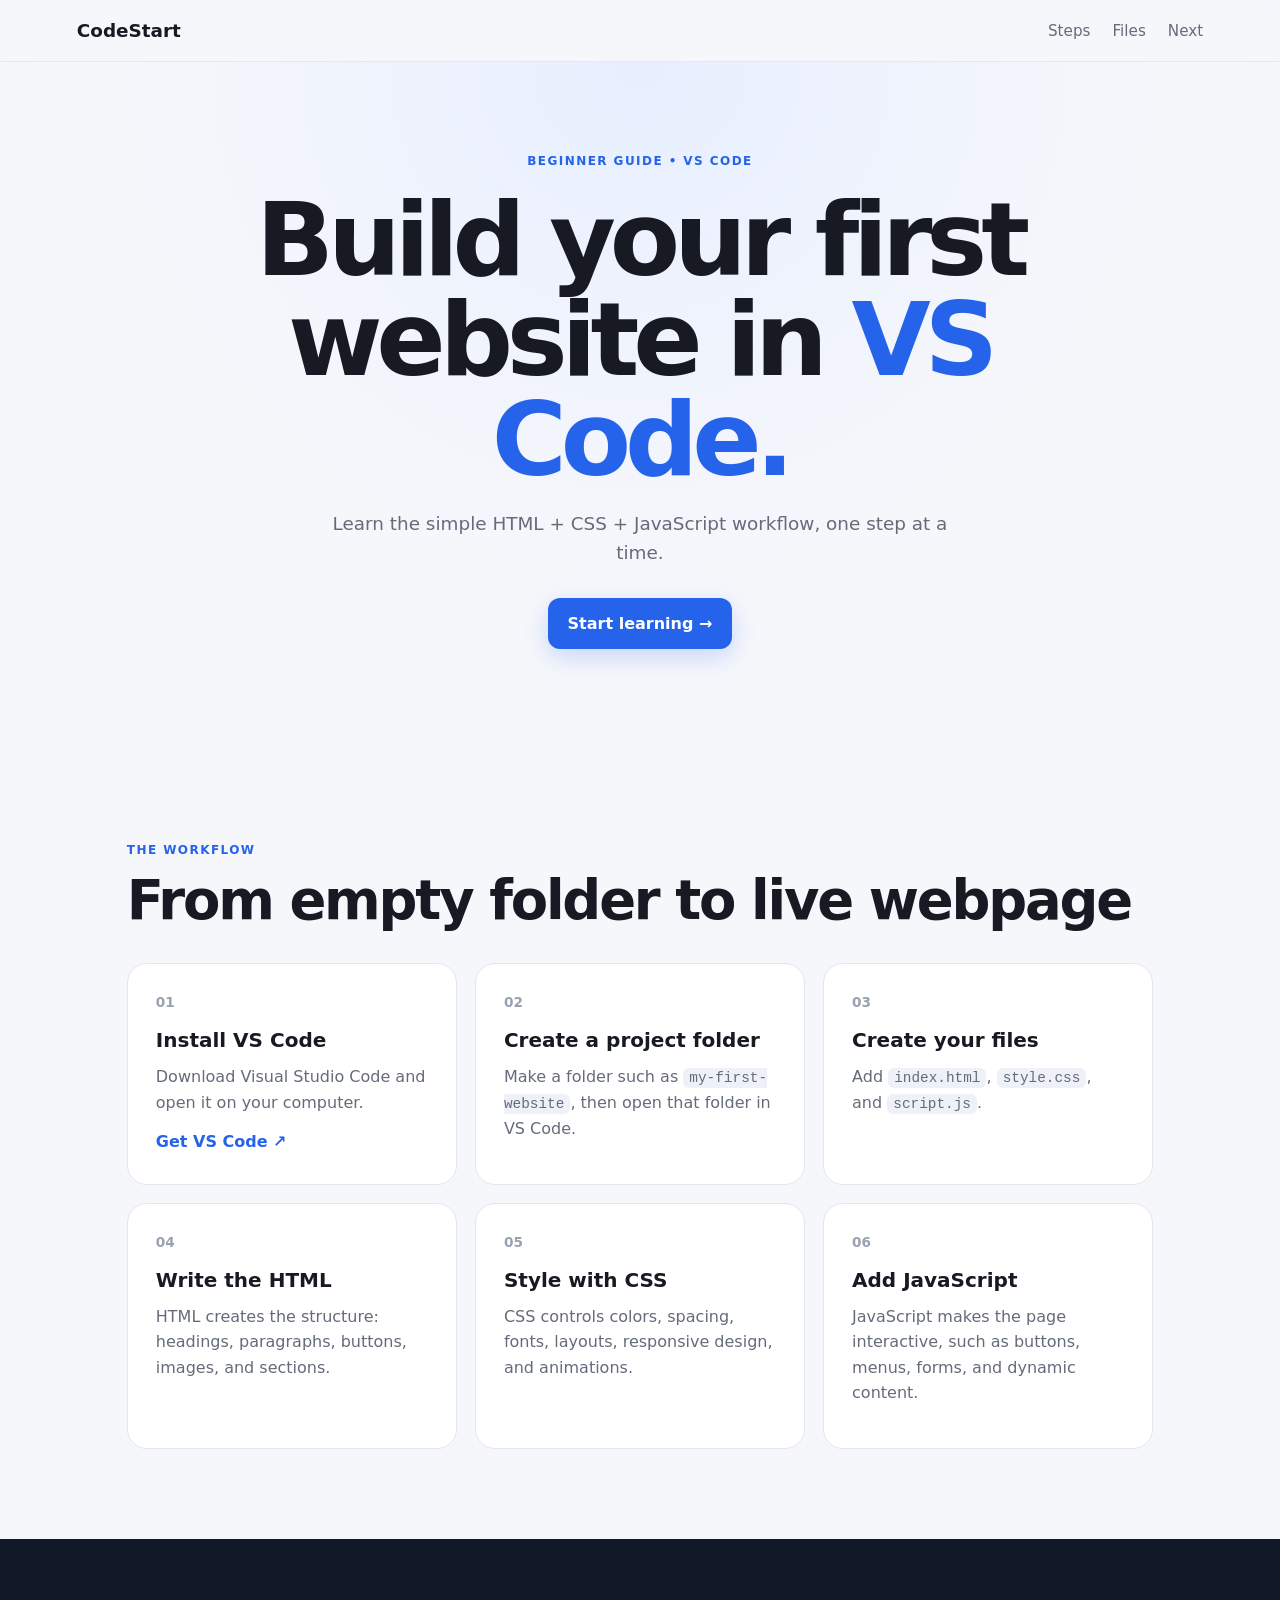
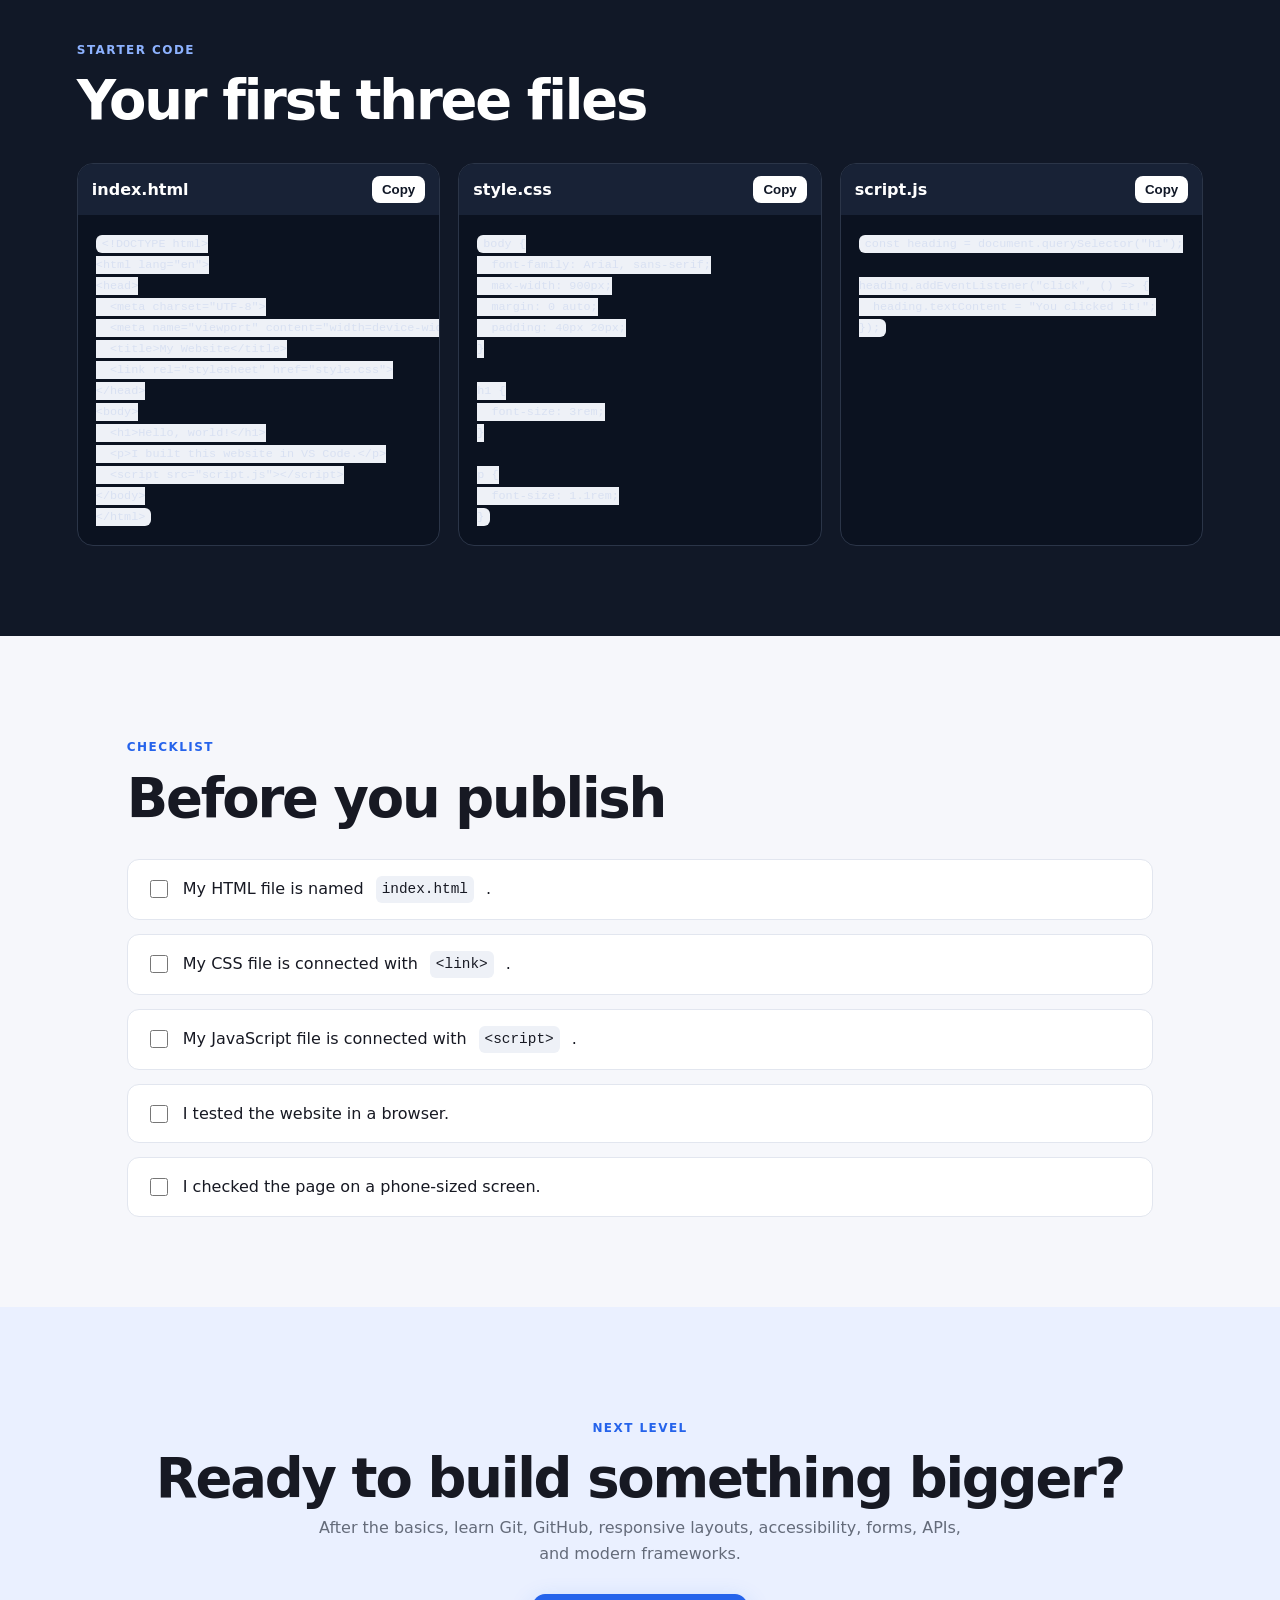
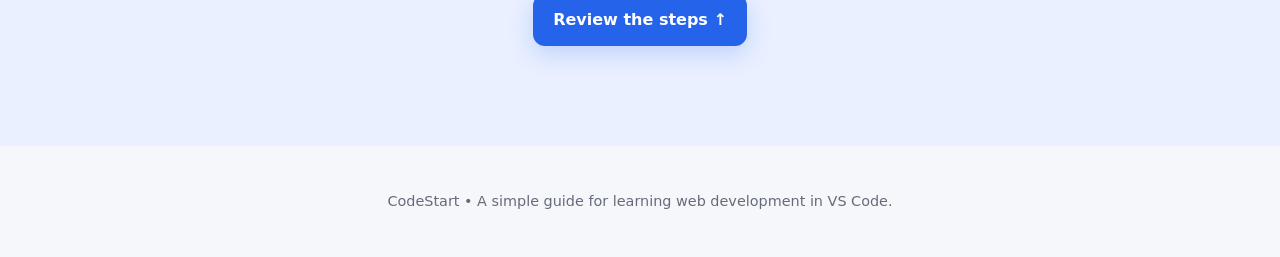
<file: index.html>
<!DOCTYPE html>
<html lang="en">
<head>
  <meta charset="UTF-8">
  <meta name="viewport" content="width=device-width, initial-scale=1.0">
  <meta name="description" content="A beginner-friendly guide to building your first website in Visual Studio Code.">
  <title>Build Your First Website in VS Code</title>
  <link rel="stylesheet" href="style.css">
</head>
<body>
  <header class="nav">
    <a class="brand" href="#">CodeStart</a>
    <nav>
      <a href="#steps">Steps</a>
      <a href="#files">Files</a>
      <a href="#next">Next</a>
    </nav>
  </header>

  <main>
    <section class="hero">
      <div class="badge">BEGINNER GUIDE • VS CODE</div>
      <h1>Build your first website in <span>VS Code.</span></h1>
      <p>Learn the simple HTML + CSS + JavaScript workflow, one step at a time.</p>
      <a class="button" href="#steps">Start learning →</a>
    </section>

    <section id="steps" class="section">
      <div class="section-heading">
        <p class="eyebrow">THE WORKFLOW</p>
        <h2>From empty folder to live webpage</h2>
      </div>

      <div class="steps">
        <article class="card">
          <div class="number">01</div>
          <h3>Install VS Code</h3>
          <p>Download Visual Studio Code and open it on your computer.</p>
          <a href="https://code.visualstudio.com/" target="_blank" rel="noopener">Get VS Code ↗</a>
        </article>
        <article class="card">
          <div class="number">02</div>
          <h3>Create a project folder</h3>
          <p>Make a folder such as <code>my-first-website</code>, then open that folder in VS Code.</p>
        </article>
        <article class="card">
          <div class="number">03</div>
          <h3>Create your files</h3>
          <p>Add <code>index.html</code>, <code>style.css</code>, and <code>script.js</code>.</p>
        </article>
        <article class="card">
          <div class="number">04</div>
          <h3>Write the HTML</h3>
          <p>HTML creates the structure: headings, paragraphs, buttons, images, and sections.</p>
        </article>
        <article class="card">
          <div class="number">05</div>
          <h3>Style with CSS</h3>
          <p>CSS controls colors, spacing, fonts, layouts, responsive design, and animations.</p>
        </article>
        <article class="card">
          <div class="number">06</div>
          <h3>Add JavaScript</h3>
          <p>JavaScript makes the page interactive, such as buttons, menus, forms, and dynamic content.</p>
        </article>
      </div>
    </section>

    <section id="files" class="section dark">
      <div class="section-heading">
        <p class="eyebrow">STARTER CODE</p>
        <h2>Your first three files</h2>
      </div>

      <div class="code-grid">
        <div class="code-card">
          <div class="code-title"><span>index.html</span><button data-copy="html-code">Copy</button></div>
          <pre id="html-code"><code>&lt;!DOCTYPE html&gt;
&lt;html lang="en"&gt;
&lt;head&gt;
  &lt;meta charset="UTF-8"&gt;
  &lt;meta name="viewport" content="width=device-width, initial-scale=1.0"&gt;
  &lt;title&gt;My Website&lt;/title&gt;
  &lt;link rel="stylesheet" href="style.css"&gt;
&lt;/head&gt;
&lt;body&gt;
  &lt;h1&gt;Hello, world!&lt;/h1&gt;
  &lt;p&gt;I built this website in VS Code.&lt;/p&gt;
  &lt;script src="script.js"&gt;&lt;/script&gt;
&lt;/body&gt;
&lt;/html&gt;</code></pre>
        </div>

        <div class="code-card">
          <div class="code-title"><span>style.css</span><button data-copy="css-code">Copy</button></div>
          <pre id="css-code"><code>body {
  font-family: Arial, sans-serif;
  max-width: 900px;
  margin: 0 auto;
  padding: 40px 20px;
}

h1 {
  font-size: 3rem;
}

p {
  font-size: 1.1rem;
}</code></pre>
        </div>

        <div class="code-card">
          <div class="code-title"><span>script.js</span><button data-copy="js-code">Copy</button></div>
          <pre id="js-code"><code>const heading = document.querySelector("h1");

heading.addEventListener("click", () => {
  heading.textContent = "You clicked it!";
});</code></pre>
        </div>
      </div>
    </section>

    <section class="section checklist">
      <div class="section-heading">
        <p class="eyebrow">CHECKLIST</p>
        <h2>Before you publish</h2>
      </div>
      <label><input type="checkbox"> My HTML file is named <code>index.html</code>.</label>
      <label><input type="checkbox"> My CSS file is connected with <code>&lt;link&gt;</code>.</label>
      <label><input type="checkbox"> My JavaScript file is connected with <code>&lt;script&gt;</code>.</label>
      <label><input type="checkbox"> I tested the website in a browser.</label>
      <label><input type="checkbox"> I checked the page on a phone-sized screen.</label>
    </section>

    <section id="next" class="cta">
      <p class="eyebrow">NEXT LEVEL</p>
      <h2>Ready to build something bigger?</h2>
      <p>After the basics, learn Git, GitHub, responsive layouts, accessibility, forms, APIs, and modern frameworks.</p>
      <a class="button" href="#steps">Review the steps ↑</a>
    </section>
  </main>

  <footer>
    <p>CodeStart • A simple guide for learning web development in VS Code.</p>
  </footer>
  <script src="script.js"></script>
</body>
</html>
</file>
<file: style.css>
* { box-sizing: border-box; }
:root { --bg:#f6f7fb; --text:#171923; --muted:#646b7a; --accent:#2563eb; --card:#fff; --dark:#111827; }
html { scroll-behavior:smooth; }
body { margin:0; font-family:Inter,ui-sans-serif,system-ui,-apple-system,BlinkMacSystemFont,"Segoe UI",sans-serif; color:var(--text); background:var(--bg); line-height:1.6; }
.nav { position:sticky; top:0; z-index:10; display:flex; justify-content:space-between; align-items:center; padding:16px 6%; background:rgba(246,247,251,.9); backdrop-filter:blur(14px); border-bottom:1px solid #e4e7ee; }
.brand { font-weight:800; color:var(--text); text-decoration:none; font-size:1.15rem; }
.nav nav { display:flex; gap:22px; }
.nav nav a { color:var(--muted); text-decoration:none; font-size:.95rem; }
.nav nav a:hover { color:var(--accent); }
.hero { min-height:72vh; display:grid; place-items:center; text-align:center; padding:90px 6%; background:radial-gradient(circle at top, #e7efff, transparent 55%); }
.hero h1 { max-width:900px; margin:18px auto; font-size:clamp(2.8rem,8vw,6.5rem); line-height:.98; letter-spacing:-.06em; }
.hero h1 span { color:var(--accent); }
.hero p { max-width:650px; margin:0 auto 30px; color:var(--muted); font-size:1.15rem; }
.badge,.eyebrow { color:var(--accent); font-weight:800; letter-spacing:.12em; font-size:.75rem; }
.button { display:inline-block; padding:13px 20px; border-radius:12px; background:var(--accent); color:#fff; text-decoration:none; font-weight:750; box-shadow:0 8px 24px rgba(37,99,235,.22); }
.section { max-width:1180px; margin:auto; padding:90px 6%; }
.section-heading { margin-bottom:34px; }
.section-heading h2,.cta h2 { font-size:clamp(2rem,5vw,3.4rem); line-height:1.05; margin:8px 0; letter-spacing:-.04em; }
.steps { display:grid; grid-template-columns:repeat(3,1fr); gap:18px; }
.card { background:var(--card); border:1px solid #e2e6ef; border-radius:20px; padding:28px; transition:transform .2s,box-shadow .2s; }
.card:hover { transform:translateY(-4px); box-shadow:0 16px 35px rgba(20,30,50,.08); }
.number { font-weight:900; color:#9aa2b1; font-size:.85rem; }
.card h3 { margin:10px 0 8px; font-size:1.25rem; }
.card p { color:var(--muted); margin:0 0 14px; }
.card a { color:var(--accent); font-weight:700; text-decoration:none; }
code { background:#eef1f7; padding:2px 6px; border-radius:6px; font-family:ui-monospace,SFMono-Regular,Menlo,monospace; font-size:.9em; }
.dark { max-width:none; background:var(--dark); color:#fff; padding-left:6%; padding-right:6%; }
.dark .section-heading { max-width:1180px; margin-left:auto; margin-right:auto; }
.dark .eyebrow { color:#8db2ff; }
.code-grid { max-width:1180px; margin:auto; display:grid; grid-template-columns:repeat(3,1fr); gap:18px; }
.code-card { overflow:hidden; border:1px solid #2b3548; border-radius:16px; background:#0b1220; }
.code-title { display:flex; justify-content:space-between; align-items:center; padding:12px 14px; background:#182236; font-weight:700; }
.code-title button { border:0; border-radius:8px; padding:6px 10px; cursor:pointer; background:#fff; color:#111827; font-weight:700; }
pre { margin:0; padding:18px; overflow:auto; color:#d9e1f2; font-size:.82rem; line-height:1.6; min-height:260px; }
.checklist { display:grid; gap:14px; }
.checklist .section-heading { margin-bottom:10px; }
.checklist label { display:flex; align-items:center; gap:12px; padding:16px 18px; background:#fff; border:1px solid #e2e6ef; border-radius:12px; }
.checklist input { width:18px; height:18px; accent-color:var(--accent); }
.cta { text-align:center; padding:100px 6%; background:#eaf0ff; }
.cta p:not(.eyebrow) { max-width:650px; margin:0 auto 28px; color:var(--muted); }
footer { padding:30px 6%; text-align:center; color:var(--muted); font-size:.9rem; }
@media (max-width:800px) {
  .nav nav { gap:12px; }
  .steps,.code-grid { grid-template-columns:1fr; }
  .hero { min-height:65vh; }
  .section { padding-top:65px; padding-bottom:65px; }
}
@media (max-width:480px) {
  .nav { padding:13px 5%; }
  .nav nav a { font-size:.82rem; }
  .hero { padding:70px 5%; }
  .hero h1 { font-size:3.1rem; }
}
</file>
